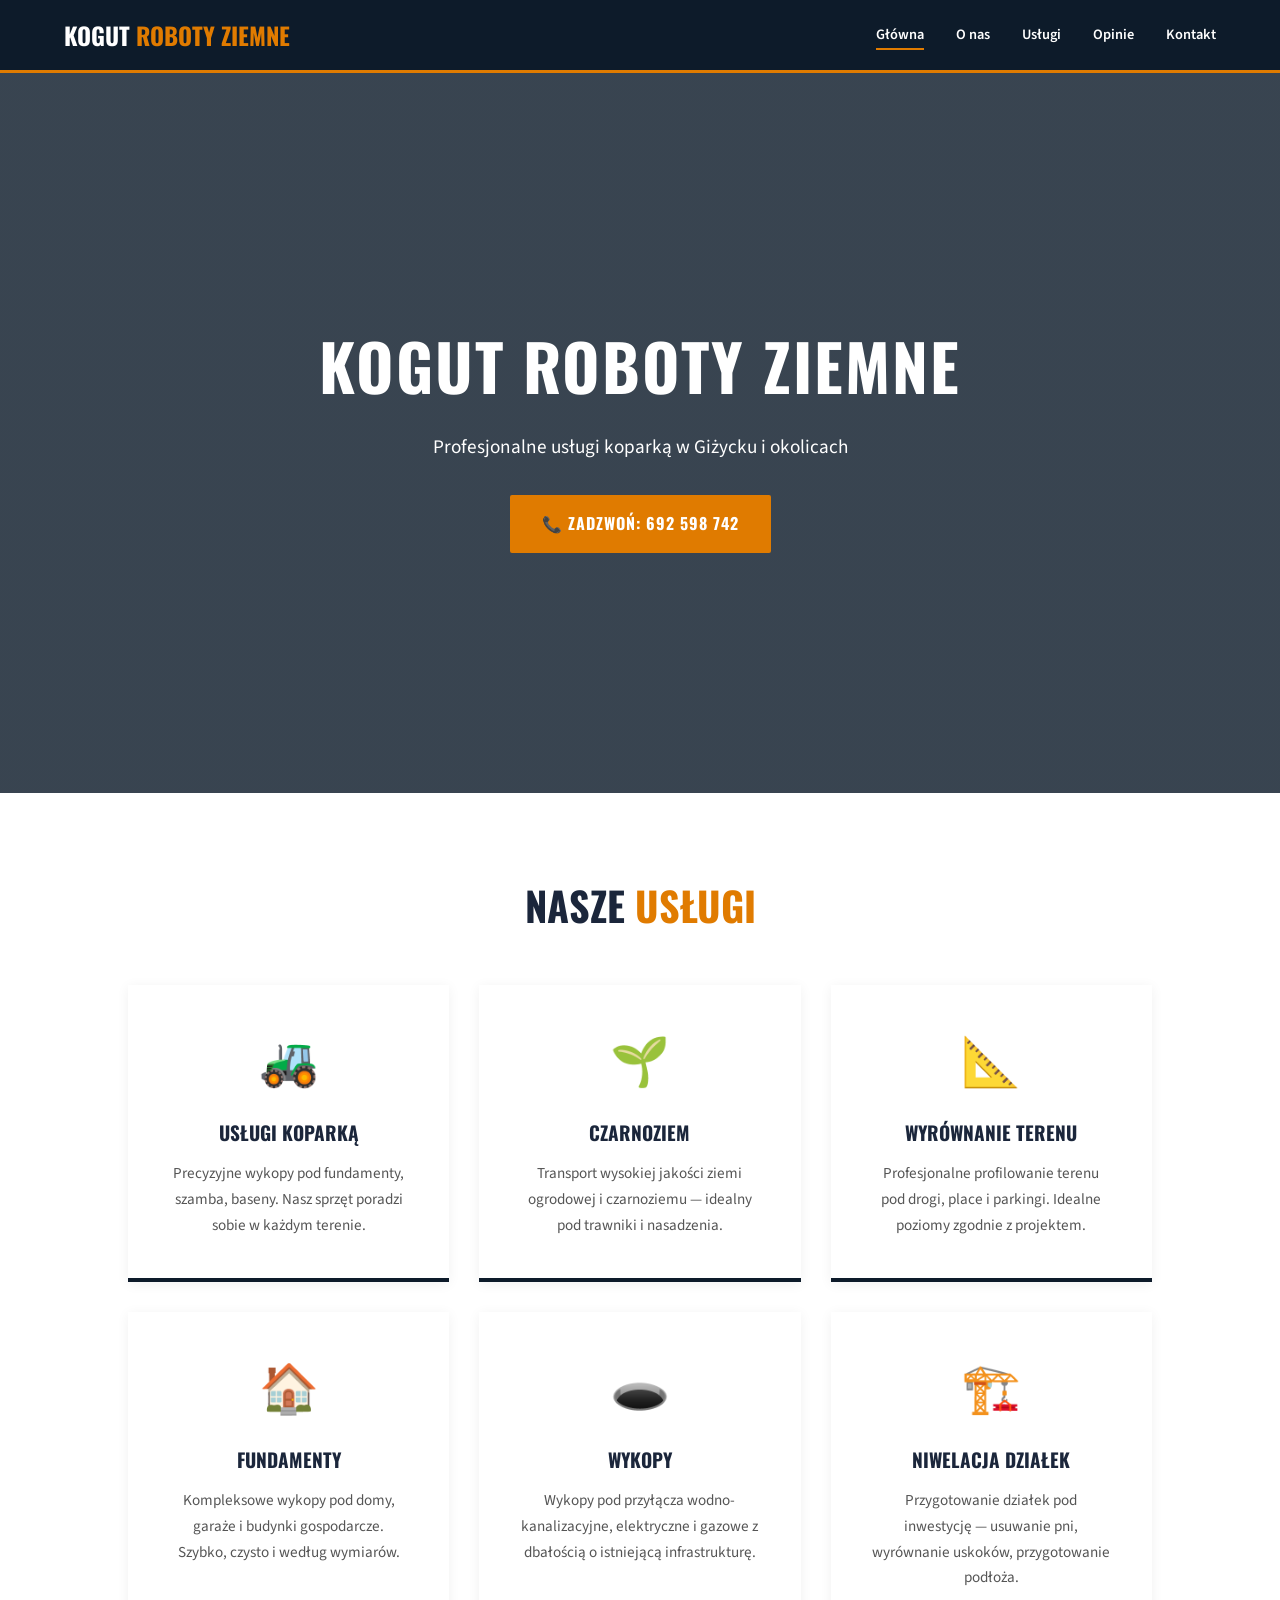
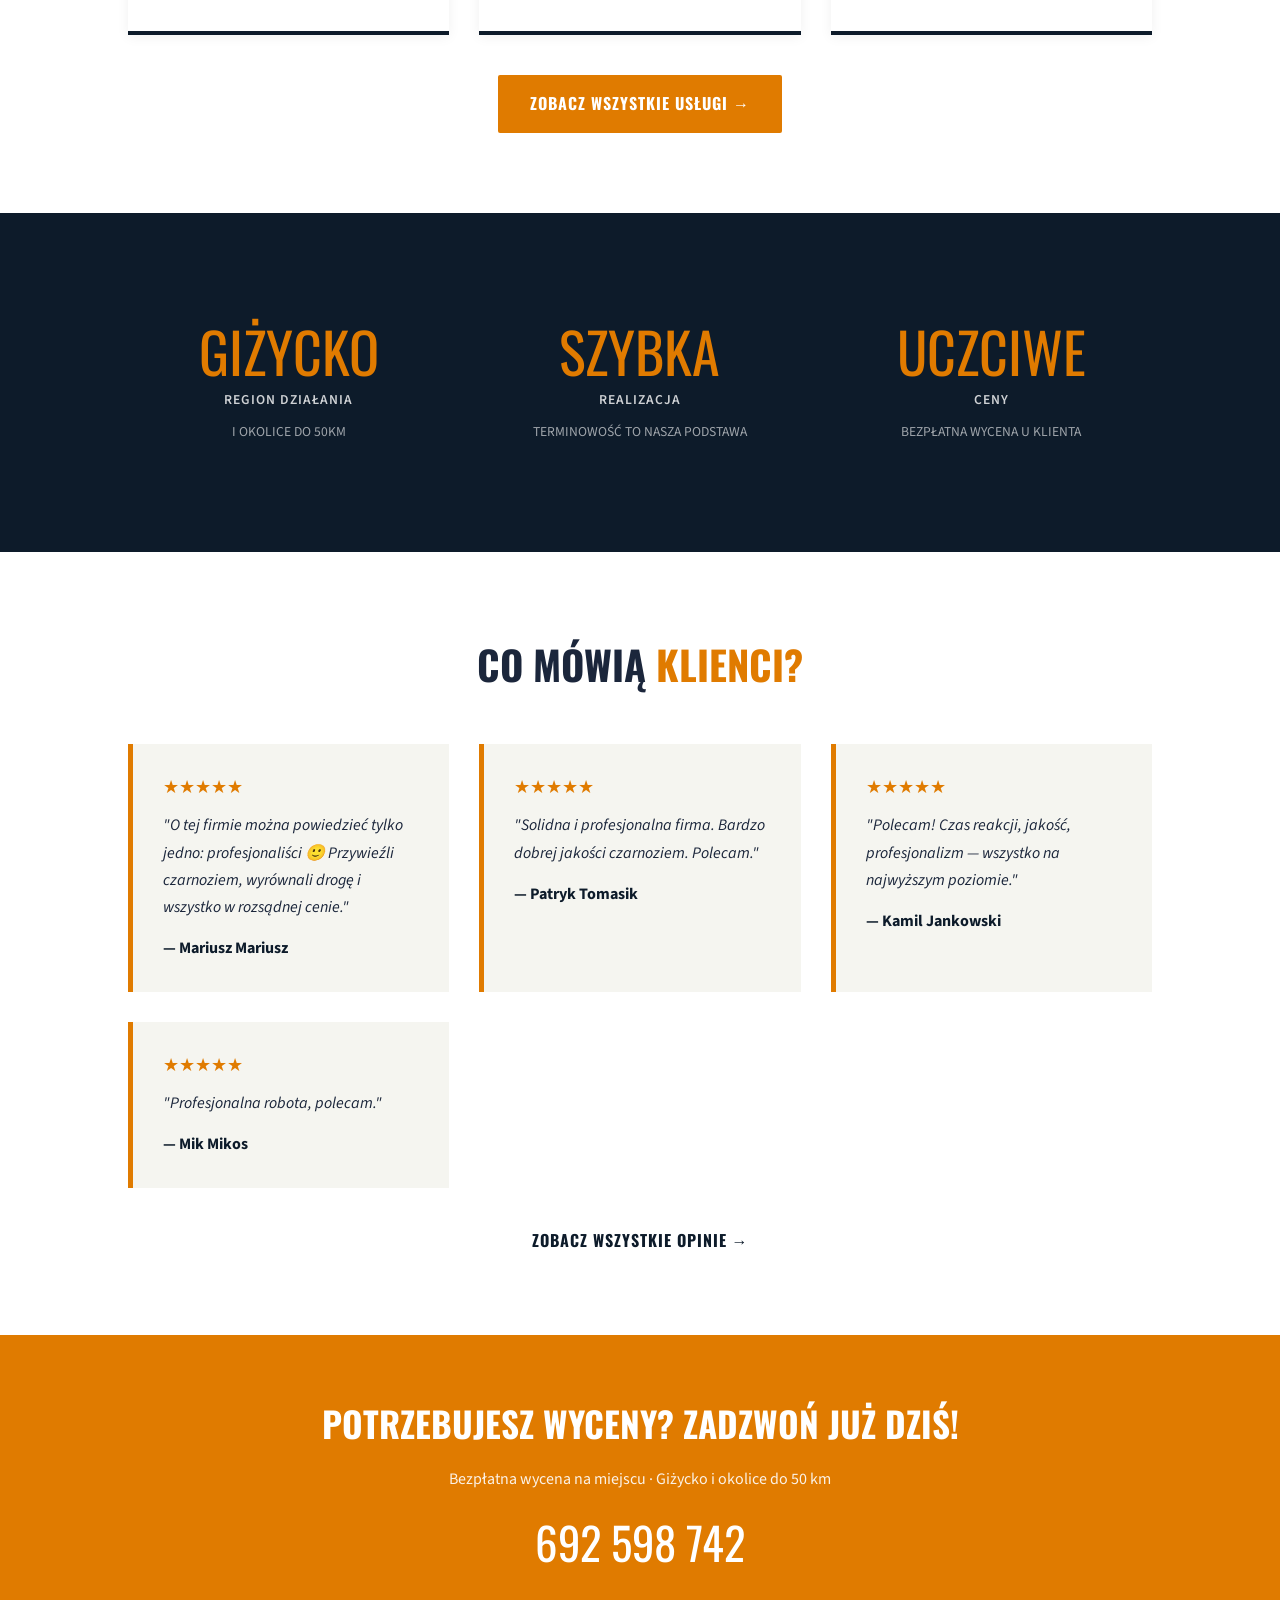
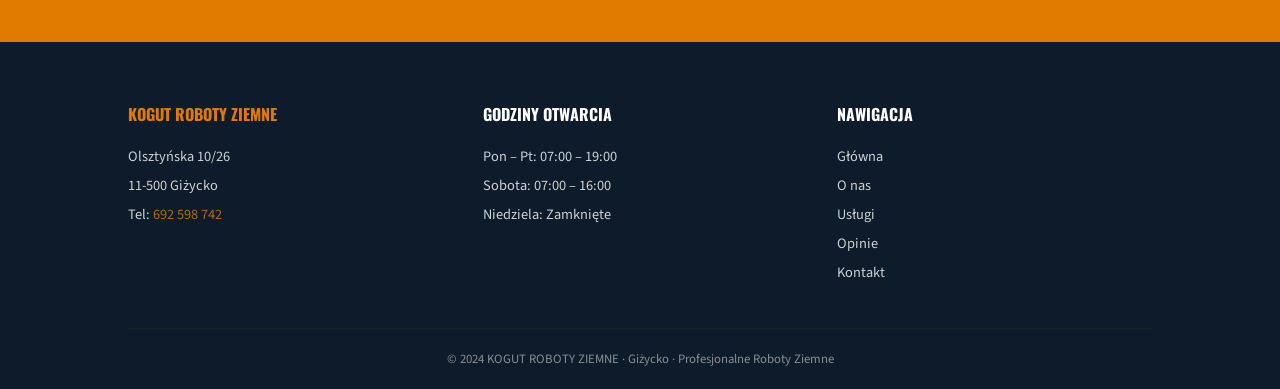
<file: index.html>
<!DOCTYPE html>
<html lang="pl">
<head>
    <meta charset="UTF-8">
    <meta name="viewport" content="width=device-width, initial-scale=1.0">
    <title>KOGUT ROBOTY ZIEMNE | Giżycko - Wykopy, Fundamenty, Czarnoziem</title>
    <meta name="description" content="Profesjonalne usługi koparką w Giżycku i okolicach. Wykopy, fundamenty, czarnoziem, wyrównanie terenu. Zadzwoń: 692 598 742">
    <link rel="preconnect" href="https://fonts.googleapis.com">
    <link href="https://fonts.googleapis.com/css2?family=Oswald:wght@500;700&family=Source+Sans+3:wght@400;600&display=swap" rel="stylesheet">
    <link rel="stylesheet" href="style.css">
</head>
<body>

<nav>
    <a href="index.html" class="nav-logo">KOGUT <span>ROBOTY ZIEMNE</span></a>
    <button class="menu-toggle" aria-label="Menu">☰</button>
    <ul class="nav-links">
        <li><a href="index.html" class="active">Główna</a></li>
        <li><a href="o-nas.html">O nas</a></li>
        <li><a href="uslugi.html">Usługi</a></li>
        <li><a href="opinie.html">Opinie</a></li>
        <li><a href="kontakt.html">Kontakt</a></li>
    </ul>
</nav>

<header class="hero">
    <h1 class="reveal">KOGUT ROBOTY ZIEMNE</h1>
    <p class="reveal">Profesjonalne usługi koparką w Giżycku i okolicach</p>
    <a href="tel:692598742" class="btn-orange reveal">📞 ZADZWOŃ: 692 598 742</a>
</header>

<section class="reveal">
    <h2 class="section-title">Nasze <span>Usługi</span></h2>
    <div class="grid">
        <div class="card reveal">
            <span class="card-icon">🚜</span>
            <h3>Usługi Koparką</h3>
            <p>Precyzyjne wykopy pod fundamenty, szamba, baseny. Nasz sprzęt poradzi sobie w każdym terenie.</p>
        </div>
        <div class="card reveal">
            <span class="card-icon">🌱</span>
            <h3>Czarnoziem</h3>
            <p>Transport wysokiej jakości ziemi ogrodowej i czarnoziemu — idealny pod trawniki i nasadzenia.</p>
        </div>
        <div class="card reveal">
            <span class="card-icon">📐</span>
            <h3>Wyrównanie Terenu</h3>
            <p>Profesjonalne profilowanie terenu pod drogi, place i parkingi. Idealne poziomy zgodnie z projektem.</p>
        </div>
        <div class="card reveal">
            <span class="card-icon">🏠</span>
            <h3>Fundamenty</h3>
            <p>Kompleksowe wykopy pod domy, garaże i budynki gospodarcze. Szybko, czysto i według wymiarów.</p>
        </div>
        <div class="card reveal">
            <span class="card-icon">🕳️</span>
            <h3>Wykopy</h3>
            <p>Wykopy pod przyłącza wodno-kanalizacyjne, elektryczne i gazowe z dbałością o istniejącą infrastrukturę.</p>
        </div>
        <div class="card reveal">
            <span class="card-icon">🏗️</span>
            <h3>Niwelacja Działek</h3>
            <p>Przygotowanie działek pod inwestycję — usuwanie pni, wyrównanie uskoków, przygotowanie podłoża.</p>
        </div>
    </div>
    <div style="text-align:center; margin-top: 40px;">
        <a href="uslugi.html" class="btn-orange">Zobacz wszystkie usługi →</a>
    </div>
</section>

<section class="bg-navy reveal">
    <div class="grid">
        <div class="stat-box reveal">
            <span class="stat-number">GIŻYCKO</span>
            <span class="stat-text">Region działania</span>
            <p style="margin-top:8px; opacity: 0.6; font-size: 0.85rem;">I OKOLICE DO 50KM</p>
        </div>
        <div class="stat-box reveal">
            <span class="stat-number">SZYBKA</span>
            <span class="stat-text">Realizacja</span>
            <p style="margin-top:8px; opacity: 0.6; font-size: 0.85rem;">TERMINOWOŚĆ TO NASZA PODSTAWA</p>
        </div>
        <div class="stat-box reveal">
            <span class="stat-number">UCZCIWE</span>
            <span class="stat-text">Ceny</span>
            <p style="margin-top:8px; opacity: 0.6; font-size: 0.85rem;">BEZPŁATNA WYCENA U KLIENTA</p>
        </div>
    </div>
</section>

<section class="reveal">
    <h2 class="section-title">Co mówią <span>Klienci?</span></h2>
    <div class="grid">
        <div class="review-card reveal">
            <div class="stars">★★★★★</div>
            <p>"O tej firmie można powiedzieć tylko jedno: profesjonaliści 🙂 Przywieźli czarnoziem, wyrównali drogę i wszystko w rozsądnej cenie."</p>
            <strong>— Mariusz Mariusz</strong>
        </div>
        <div class="review-card reveal">
            <div class="stars">★★★★★</div>
            <p>"Solidna i profesjonalna firma. Bardzo dobrej jakości czarnoziem. Polecam."</p>
            <strong>— Patryk Tomasik</strong>
        </div>
        <div class="review-card reveal">
            <div class="stars">★★★★★</div>
            <p>"Polecam! Czas reakcji, jakość, profesjonalizm — wszystko na najwyższym poziomie."</p>
            <strong>— Kamil Jankowski</strong>
        </div>
        <div class="review-card reveal">
            <div class="stars">★★★★★</div>
            <p>"Profesjonalna robota, polecam."</p>
            <strong>— Mik Mikos</strong>
        </div>
    </div>
    <div style="text-align: center; margin-top: 40px;">
        <a href="opinie.html" style="color: var(--navy); font-weight: bold; text-decoration: none; font-family: Oswald; letter-spacing: 1px; text-transform: uppercase;">Zobacz wszystkie opinie →</a>
    </div>
</section>

<div class="cta-strip reveal">
    <h2>Potrzebujesz Wyceny? Zadzwoń Już Dziś!</h2>
    <p style="margin-bottom: 15px; opacity: 0.9;">Bezpłatna wycena na miejscu · Giżycko i okolice do 50 km</p>
    <a href="tel:692598742" class="cta-phone">692 598 742</a>
</div>

<footer>
    <div class="footer-grid">
        <div>
            <h3 style="color: var(--orange);">KOGUT ROBOTY ZIEMNE</h3>
            <p>Olsztyńska 10/26<br>11-500 Giżycko</p>
            <p>Tel: <a href="tel:692598742" style="color: var(--orange); text-decoration: none;">692 598 742</a></p>
        </div>
        <div>
            <h3>GODZINY OTWARCIA</h3>
            <p>Pon – Pt: 07:00 – 19:00<br>Sobota: 07:00 – 16:00<br>Niedziela: Zamknięte</p>
        </div>
        <div>
            <h3>NAWIGACJA</h3>
            <p>
                <a href="index.html" style="color: white; text-decoration: none; display: block;">Główna</a>
                <a href="o-nas.html" style="color: white; text-decoration: none; display: block;">O nas</a>
                <a href="uslugi.html" style="color: white; text-decoration: none; display: block;">Usługi</a>
                <a href="opinie.html" style="color: white; text-decoration: none; display: block;">Opinie</a>
                <a href="kontakt.html" style="color: white; text-decoration: none; display: block;">Kontakt</a>
            </p>
        </div>
    </div>
    <div class="footer-bottom">
        &copy; 2024 KOGUT ROBOTY ZIEMNE · Giżycko · Profesjonalne Roboty Ziemne
    </div>
</footer>

<script src="main.js"></script>
</body>
</html>
</file>
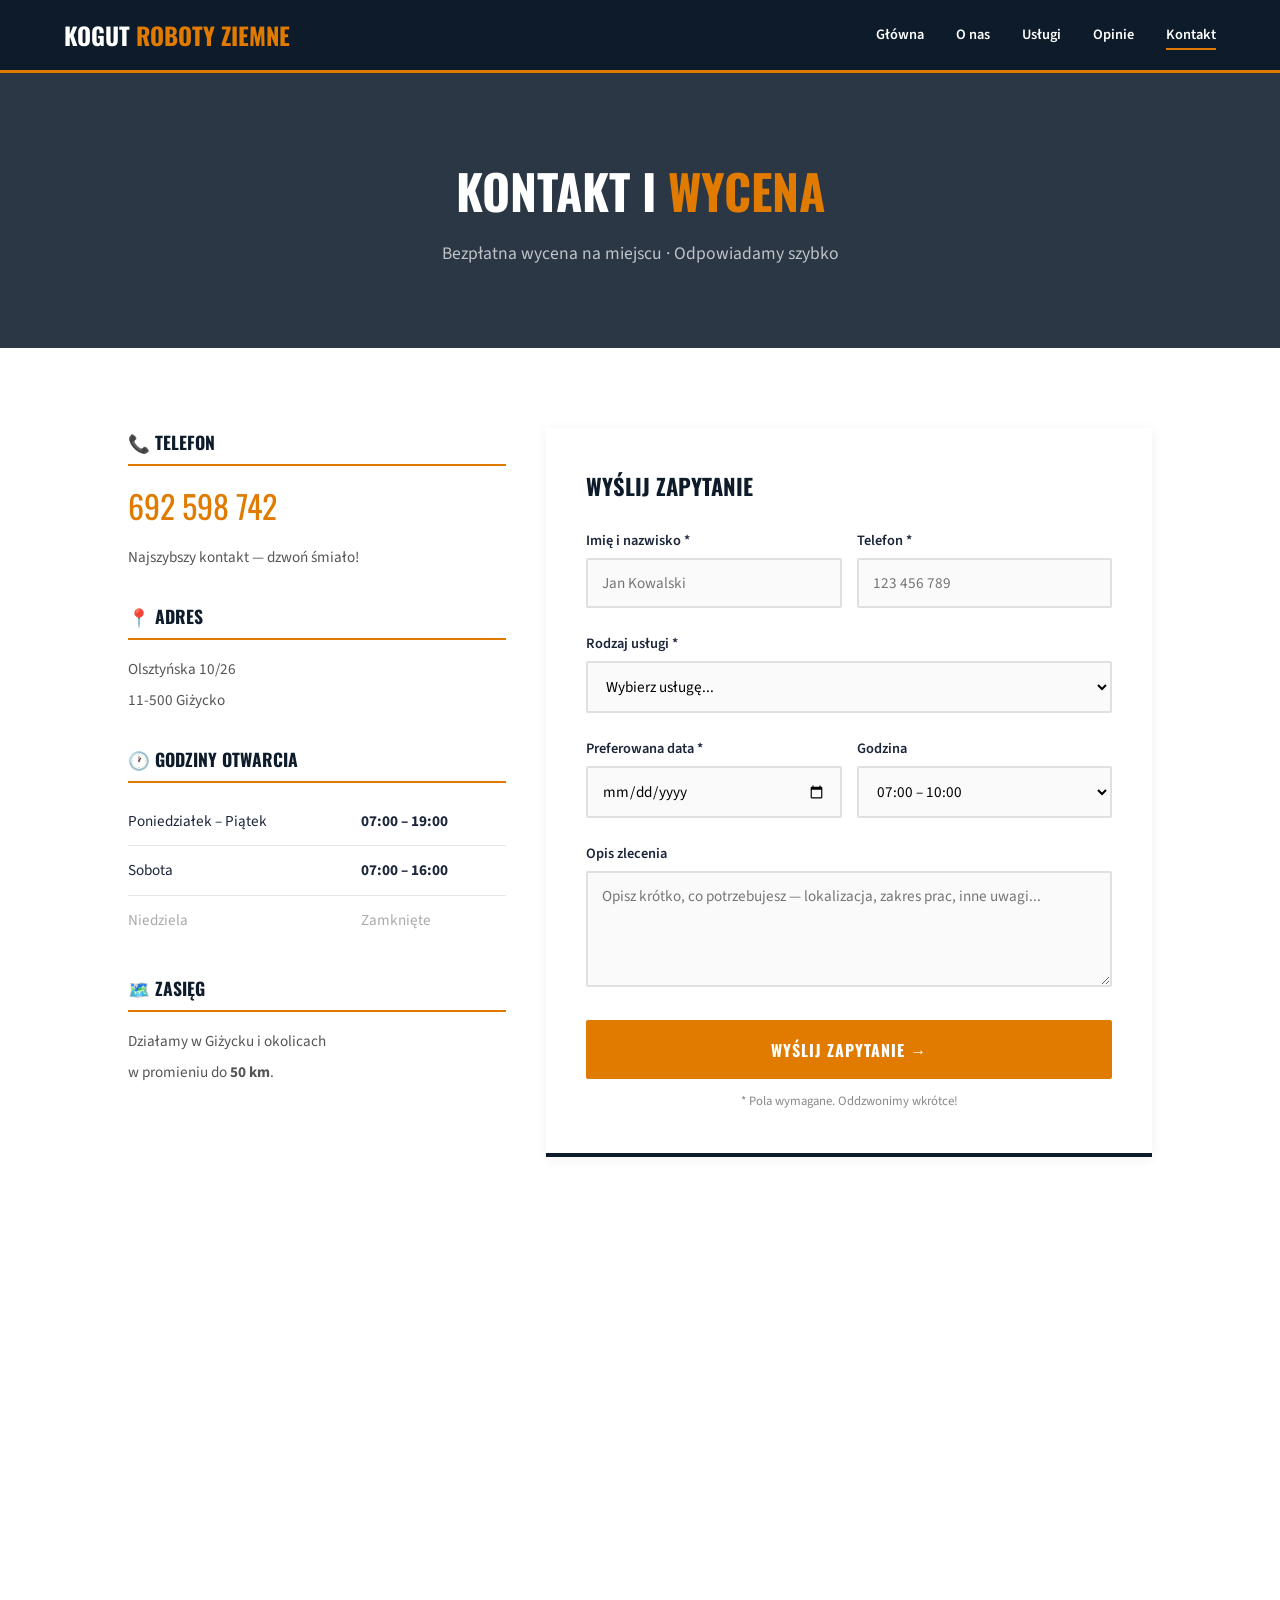
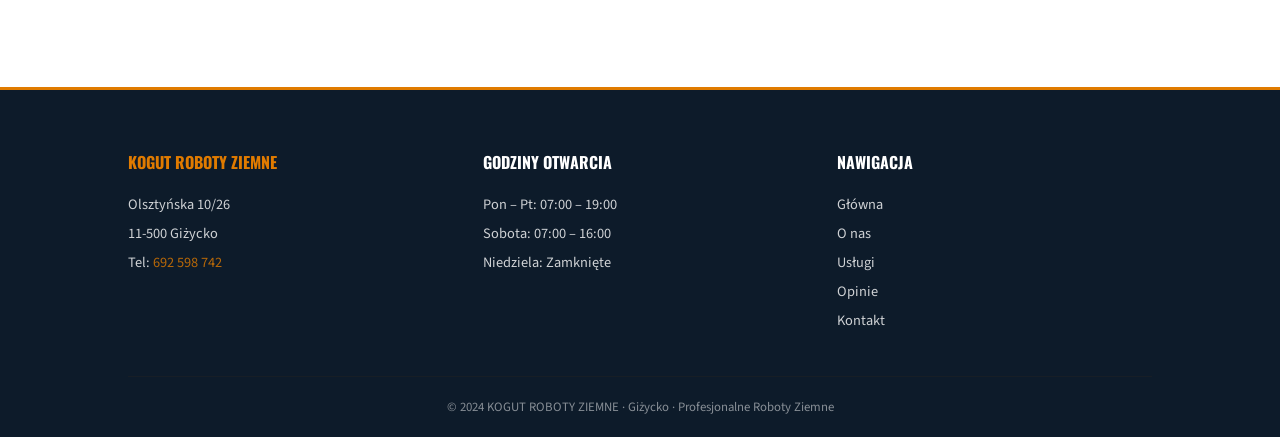
<file: kontakt.html>
<!DOCTYPE html>
<html lang="pl">
<head>
    <meta charset="UTF-8">
    <meta name="viewport" content="width=device-width, initial-scale=1.0">
    <title>Kontakt i Wycena | KOGUT ROBOTY ZIEMNE Giżycko</title>
    <meta name="description" content="Skontaktuj się z Kogut Roboty Ziemne w Giżycku. Bezpłatna wycena. Tel: 692 598 742. Olsztyńska 10/26, 11-500 Giżycko.">
    <link rel="preconnect" href="https://fonts.googleapis.com">
    <link href="https://fonts.googleapis.com/css2?family=Oswald:wght@500;700&family=Source+Sans+3:wght@400;600&display=swap" rel="stylesheet">
    <link rel="stylesheet" href="style.css">
    <style>
        .contact-grid {
            display: grid;
            grid-template-columns: 1fr 1.6fr;
            gap: 40px;
            align-items: start;
        }
        .contact-info-block {
            margin-bottom: 30px;
        }
        .contact-info-block h3 {
            font-size: 1.1rem;
            margin-bottom: 14px;
            color: var(--navy);
            padding-bottom: 8px;
            border-bottom: 2px solid var(--orange);
        }
        .contact-info-block p {
            font-size: 0.95rem;
            line-height: 2;
            color: #555;
        }
        .contact-phone-big {
            display: block;
            font-family: 'Oswald', sans-serif;
            font-size: 2rem;
            color: var(--orange);
            text-decoration: none;
            margin: 10px 0;
            transition: var(--transition);
        }
        .contact-phone-big:hover { opacity: 0.8; }

        @media (max-width: 768px) {
            .contact-grid { grid-template-columns: 1fr; }
        }
    </style>
</head>
<body>

<nav>
    <a href="index.html" class="nav-logo">KOGUT <span>ROBOTY ZIEMNE</span></a>
    <button class="menu-toggle" aria-label="Menu">☰</button>
    <ul class="nav-links">
        <li><a href="index.html">Główna</a></li>
        <li><a href="o-nas.html">O nas</a></li>
        <li><a href="uslugi.html">Usługi</a></li>
        <li><a href="opinie.html">Opinie</a></li>
        <li><a href="kontakt.html" class="active">Kontakt</a></li>
    </ul>
</nav>

<div class="page-header reveal">
    <h1>Kontakt i <span style="color: var(--orange);">Wycena</span></h1>
    <p>Bezpłatna wycena na miejscu · Odpowiadamy szybko</p>
</div>

<section class="reveal">
    <div class="contact-grid">
        <!-- LEFT: Contact Info -->
        <div>
            <div class="contact-info-block">
                <h3>📞 Telefon</h3>
                <a href="tel:692598742" class="contact-phone-big">692 598 742</a>
                <p>Najszybszy kontakt — dzwoń śmiało!</p>
            </div>

            <div class="contact-info-block">
                <h3>📍 Adres</h3>
                <p>Olsztyńska 10/26<br>11-500 Giżycko</p>
            </div>

            <div class="contact-info-block">
                <h3>🕐 Godziny Otwarcia</h3>
                <table class="hours-table">
                    <tr>
                        <td>Poniedziałek – Piątek</td>
                        <td><strong>07:00 – 19:00</strong></td>
                    </tr>
                    <tr>
                        <td>Sobota</td>
                        <td><strong>07:00 – 16:00</strong></td>
                    </tr>
                    <tr>
                        <td>Niedziela</td>
                        <td>Zamknięte</td>
                    </tr>
                </table>
            </div>

            <div class="contact-info-block">
                <h3>🗺️ Zasięg</h3>
                <p>Działamy w Giżycku i okolicach<br>w promieniu do <strong>50 km</strong>.</p>
            </div>
        </div>

        <!-- RIGHT: Form -->
        <form id="bookingForm" class="card" style="text-align: left;">
            <h3 style="margin-bottom: 25px; font-size: 1.4rem; color: var(--navy);">Wyślij Zapytanie</h3>

            <div class="grid" style="grid-template-columns: 1fr 1fr; gap: 15px;">
                <div class="form-group">
                    <label for="name">Imię i nazwisko *</label>
                    <input type="text" id="name" placeholder="Jan Kowalski" required>
                </div>
                <div class="form-group">
                    <label for="phone">Telefon *</label>
                    <input type="tel" id="phone" placeholder="123 456 789" required>
                </div>
            </div>

            <div class="form-group">
                <label for="service">Rodzaj usługi *</label>
                <select id="service" required>
                    <option value="">Wybierz usługę...</option>
                    <option>Usługi koparką</option>
                    <option>Dostawa czarnoziemu</option>
                    <option>Wyrównanie terenu</option>
                    <option>Kopanie fundamentów</option>
                    <option>Wykopy pod instalacje</option>
                    <option>Niwelacja działek</option>
                    <option>Inne</option>
                </select>
            </div>

            <div class="grid" style="grid-template-columns: 1fr 1fr; gap: 15px;">
                <div class="form-group">
                    <label for="date">Preferowana data *</label>
                    <input type="date" id="date" required>
                </div>
                <div class="form-group">
                    <label for="time">Godzina</label>
                    <select id="time">
                        <option>07:00 – 10:00</option>
                        <option>10:00 – 13:00</option>
                        <option>13:00 – 16:00</option>
                        <option>16:00 – 19:00 (tylko Pon–Pt)</option>
                    </select>
                </div>
            </div>

            <div class="form-group">
                <label for="desc">Opis zlecenia</label>
                <textarea id="desc" rows="4" placeholder="Opisz krótko, co potrzebujesz — lokalizacja, zakres prac, inne uwagi..."></textarea>
            </div>

            <button type="submit" class="btn-orange" style="width: 100%; border: none; cursor: pointer; font-size: 1rem; padding: 1.1rem;">
                WYŚLIJ ZAPYTANIE →
            </button>
            <p style="font-size: 0.8rem; color: #888; margin-top: 12px; text-align: center;">* Pola wymagane. Oddzwonimy wkrótce!</p>
        </form>
    </div>

    <!-- MAP -->
    <div class="map-container reveal">
        <iframe 
            src="https://www.google.com/maps/embed?pb=!1m18!1m12!1m3!1d2360.2547144883196!2d21.7589!3d54.0384!2m3!1f0!2f0!3f0!3m2!1i1024!2i768!4f13.1!3m3!1m2!1s0x46e190a6e3e50555%3A0x67585a73e6704d80!2sOlszty%C5%84ska%2010%2C%2011-500%20Gi%C5%BCycko!5e0!3m2!1spl!2spl!4v1690000000000!5m2!1spl!2spl"
            allowfullscreen="" 
            loading="lazy" 
            referrerpolicy="no-referrer-when-downgrade"
            title="Lokalizacja KOGUT ROBOTY ZIEMNE Giżycko">
        </iframe>
    </div>
</section>

<footer>
    <div class="footer-grid">
        <div>
            <h3 style="color: var(--orange);">KOGUT ROBOTY ZIEMNE</h3>
            <p>Olsztyńska 10/26<br>11-500 Giżycko</p>
            <p>Tel: <a href="tel:692598742" style="color: var(--orange); text-decoration: none;">692 598 742</a></p>
        </div>
        <div>
            <h3>GODZINY OTWARCIA</h3>
            <p>Pon – Pt: 07:00 – 19:00<br>Sobota: 07:00 – 16:00<br>Niedziela: Zamknięte</p>
        </div>
        <div>
            <h3>NAWIGACJA</h3>
            <p>
                <a href="index.html" style="color: white; text-decoration: none; display: block;">Główna</a>
                <a href="o-nas.html" style="color: white; text-decoration: none; display: block;">O nas</a>
                <a href="uslugi.html" style="color: white; text-decoration: none; display: block;">Usługi</a>
                <a href="opinie.html" style="color: white; text-decoration: none; display: block;">Opinie</a>
                <a href="kontakt.html" style="color: white; text-decoration: none; display: block;">Kontakt</a>
            </p>
        </div>
    </div>
    <div class="footer-bottom">
        &copy; 2024 KOGUT ROBOTY ZIEMNE · Giżycko · Profesjonalne Roboty Ziemne
    </div>
</footer>

<script src="main.js"></script>
</body>
</html>
</file>
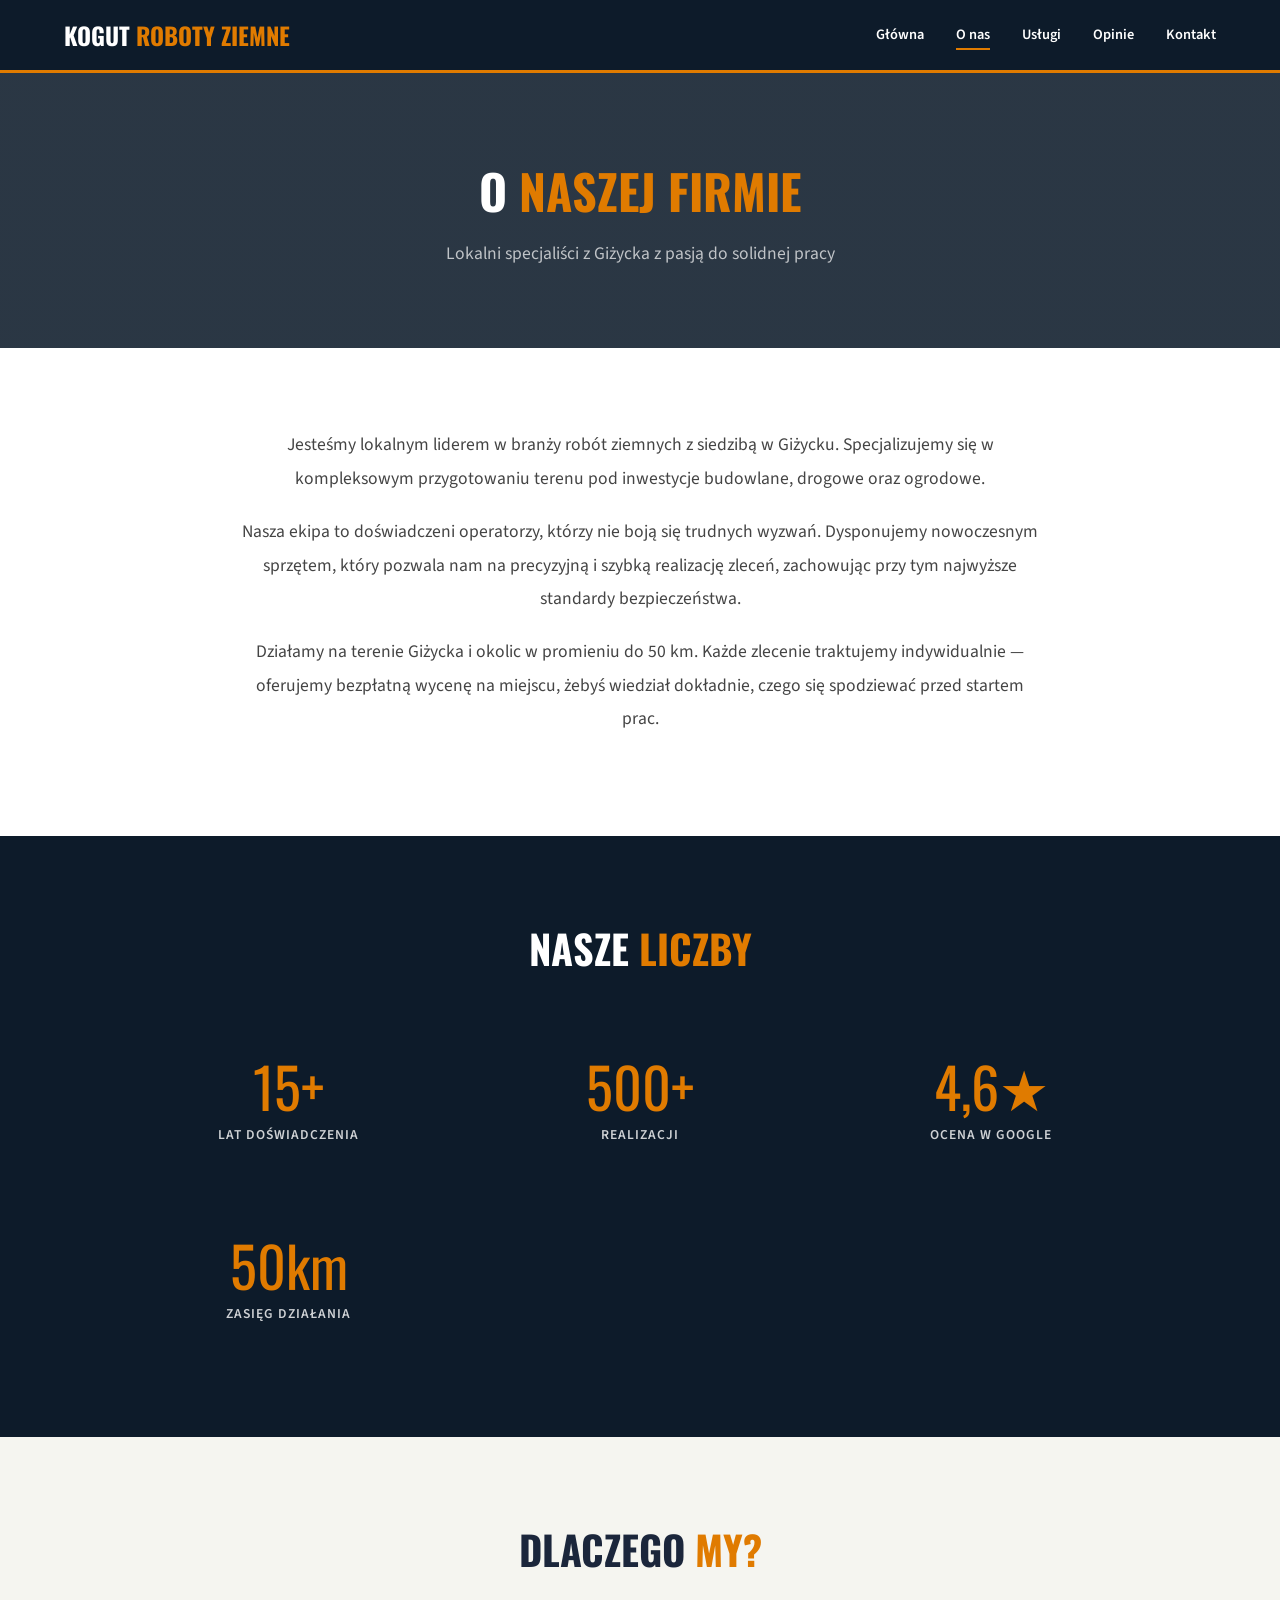
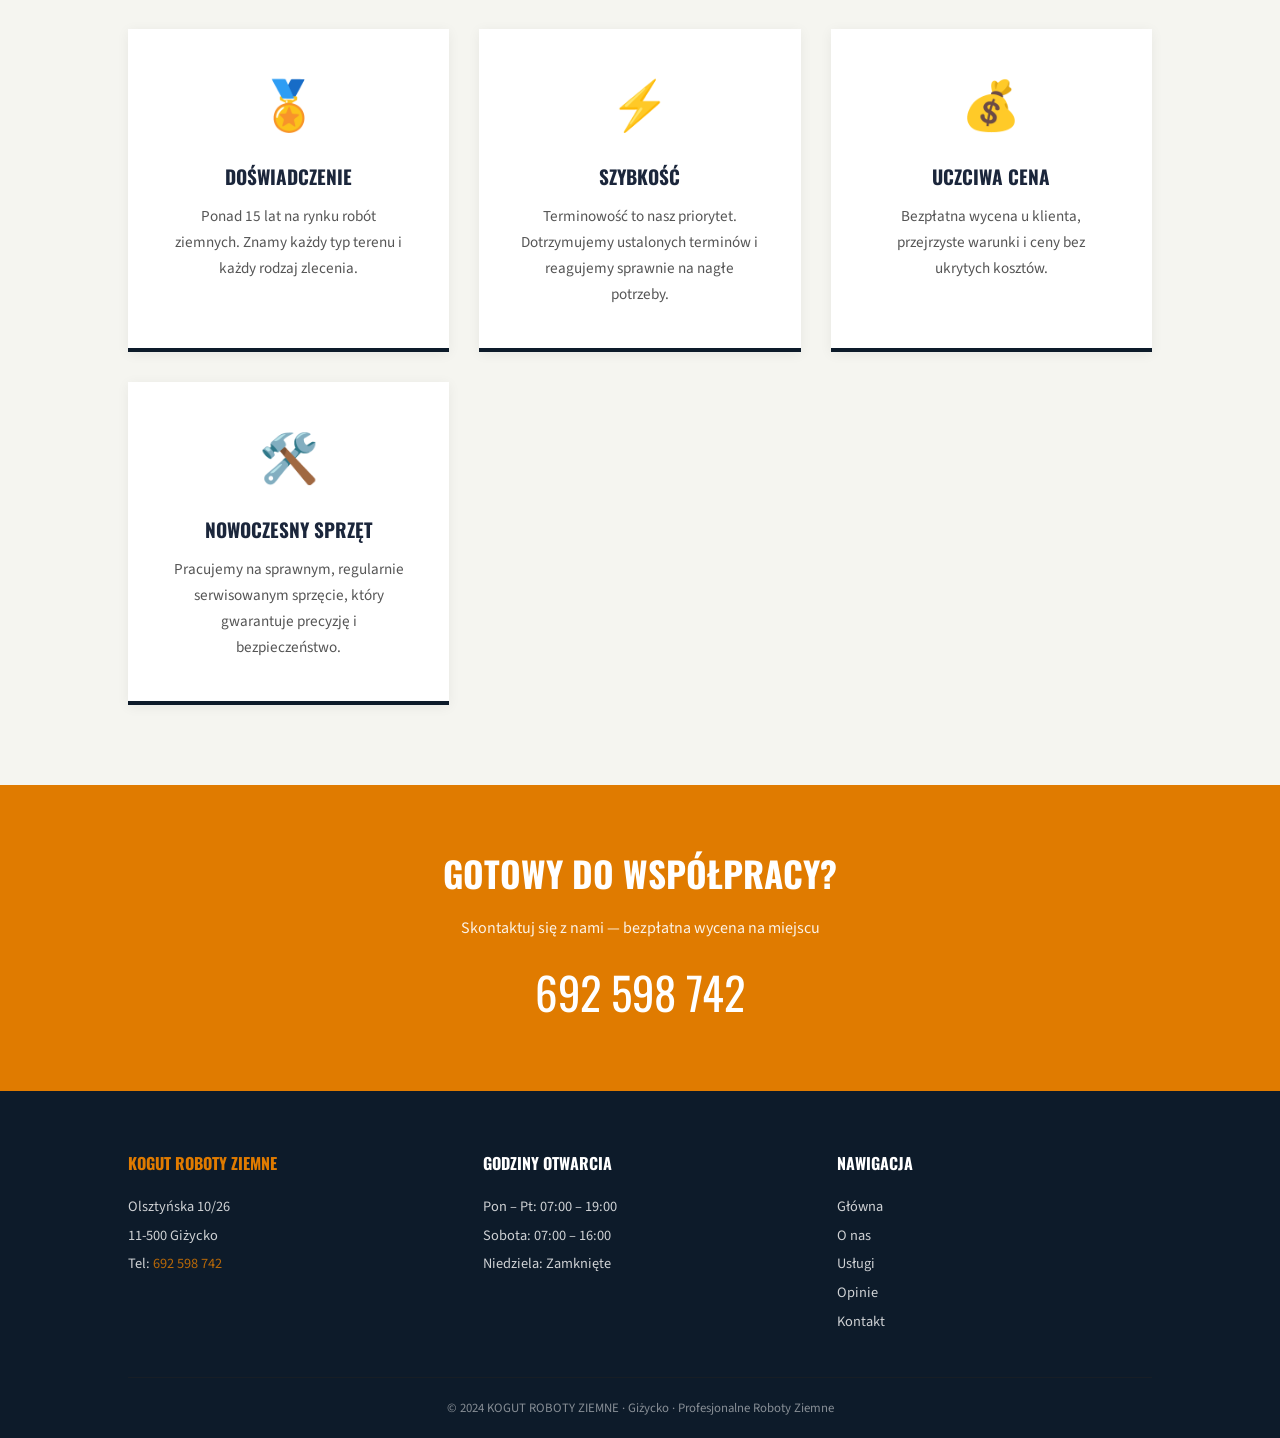
<file: o-nas.html>
<!DOCTYPE html>
<html lang="pl">
<head>
    <meta charset="UTF-8">
    <meta name="viewport" content="width=device-width, initial-scale=1.0">
    <title>O Nas | KOGUT ROBOTY ZIEMNE Giżycko</title>
    <meta name="description" content="Poznaj firmę Kogut Roboty Ziemne — lokalnego lidera w branży robót ziemnych w Giżycku. 15+ lat doświadczenia, 500+ realizacji.">
    <link rel="preconnect" href="https://fonts.googleapis.com">
    <link href="https://fonts.googleapis.com/css2?family=Oswald:wght@500;700&family=Source+Sans+3:wght@400;600&display=swap" rel="stylesheet">
    <link rel="stylesheet" href="style.css">
</head>
<body>

<nav>
    <a href="index.html" class="nav-logo">KOGUT <span>ROBOTY ZIEMNE</span></a>
    <button class="menu-toggle" aria-label="Menu">☰</button>
    <ul class="nav-links">
        <li><a href="index.html">Główna</a></li>
        <li><a href="o-nas.html" class="active">O nas</a></li>
        <li><a href="uslugi.html">Usługi</a></li>
        <li><a href="opinie.html">Opinie</a></li>
        <li><a href="kontakt.html">Kontakt</a></li>
    </ul>
</nav>

<div class="page-header reveal">
    <h1>O <span style="color: var(--orange);">Naszej Firmie</span></h1>
    <p>Lokalni specjaliści z Giżycka z pasją do solidnej pracy</p>
</div>

<section class="reveal">
    <div class="about-text">
        <p>Jesteśmy lokalnym liderem w branży robót ziemnych z siedzibą w Giżycku. Specjalizujemy się w kompleksowym przygotowaniu terenu pod inwestycje budowlane, drogowe oraz ogrodowe.</p>
        <p>Nasza ekipa to doświadczeni operatorzy, którzy nie boją się trudnych wyzwań. Dysponujemy nowoczesnym sprzętem, który pozwala nam na precyzyjną i szybką realizację zleceń, zachowując przy tym najwyższe standardy bezpieczeństwa.</p>
        <p>Działamy na terenie Giżycka i okolic w promieniu do 50 km. Każde zlecenie traktujemy indywidualnie — oferujemy bezpłatną wycenę na miejscu, żebyś wiedział dokładnie, czego się spodziewać przed startem prac.</p>
    </div>
</section>

<section class="bg-navy reveal">
    <h2 class="section-title" style="color:white;">Nasze <span>Liczby</span></h2>
    <div class="grid">
        <div class="stat-box reveal">
            <span class="stat-number">15+</span>
            <span class="stat-text">Lat Doświadczenia</span>
        </div>
        <div class="stat-box reveal">
            <span class="stat-number">500+</span>
            <span class="stat-text">Realizacji</span>
        </div>
        <div class="stat-box reveal">
            <span class="stat-number">4,6★</span>
            <span class="stat-text">Ocena w Google</span>
        </div>
        <div class="stat-box reveal">
            <span class="stat-number">50km</span>
            <span class="stat-text">Zasięg Działania</span>
        </div>
    </div>
</section>

<section class="bg-off-white reveal">
    <h2 class="section-title">Dlaczego <span>My?</span></h2>
    <div class="grid">
        <div class="card reveal">
            <span class="card-icon">🏅</span>
            <h3>Doświadczenie</h3>
            <p>Ponad 15 lat na rynku robót ziemnych. Znamy każdy typ terenu i każdy rodzaj zlecenia.</p>
        </div>
        <div class="card reveal">
            <span class="card-icon">⚡</span>
            <h3>Szybkość</h3>
            <p>Terminowość to nasz priorytet. Dotrzymujemy ustalonych terminów i reagujemy sprawnie na nagłe potrzeby.</p>
        </div>
        <div class="card reveal">
            <span class="card-icon">💰</span>
            <h3>Uczciwa Cena</h3>
            <p>Bezpłatna wycena u klienta, przejrzyste warunki i ceny bez ukrytych kosztów.</p>
        </div>
        <div class="card reveal">
            <span class="card-icon">🛠️</span>
            <h3>Nowoczesny Sprzęt</h3>
            <p>Pracujemy na sprawnym, regularnie serwisowanym sprzęcie, który gwarantuje precyzję i bezpieczeństwo.</p>
        </div>
    </div>
</section>

<div class="cta-strip reveal">
    <h2>Gotowy Do Współpracy?</h2>
    <p style="margin-bottom: 15px; opacity: 0.9;">Skontaktuj się z nami — bezpłatna wycena na miejscu</p>
    <a href="tel:692598742" class="cta-phone">692 598 742</a>
</div>

<footer>
    <div class="footer-grid">
        <div>
            <h3 style="color: var(--orange);">KOGUT ROBOTY ZIEMNE</h3>
            <p>Olsztyńska 10/26<br>11-500 Giżycko</p>
            <p>Tel: <a href="tel:692598742" style="color: var(--orange); text-decoration: none;">692 598 742</a></p>
        </div>
        <div>
            <h3>GODZINY OTWARCIA</h3>
            <p>Pon – Pt: 07:00 – 19:00<br>Sobota: 07:00 – 16:00<br>Niedziela: Zamknięte</p>
        </div>
        <div>
            <h3>NAWIGACJA</h3>
            <p>
                <a href="index.html" style="color: white; text-decoration: none; display: block;">Główna</a>
                <a href="o-nas.html" style="color: white; text-decoration: none; display: block;">O nas</a>
                <a href="uslugi.html" style="color: white; text-decoration: none; display: block;">Usługi</a>
                <a href="opinie.html" style="color: white; text-decoration: none; display: block;">Opinie</a>
                <a href="kontakt.html" style="color: white; text-decoration: none; display: block;">Kontakt</a>
            </p>
        </div>
    </div>
    <div class="footer-bottom">
        &copy; 2024 KOGUT ROBOTY ZIEMNE · Giżycko · Profesjonalne Roboty Ziemne
    </div>
</footer>

<script src="main.js"></script>
</body>
</html>
</file>
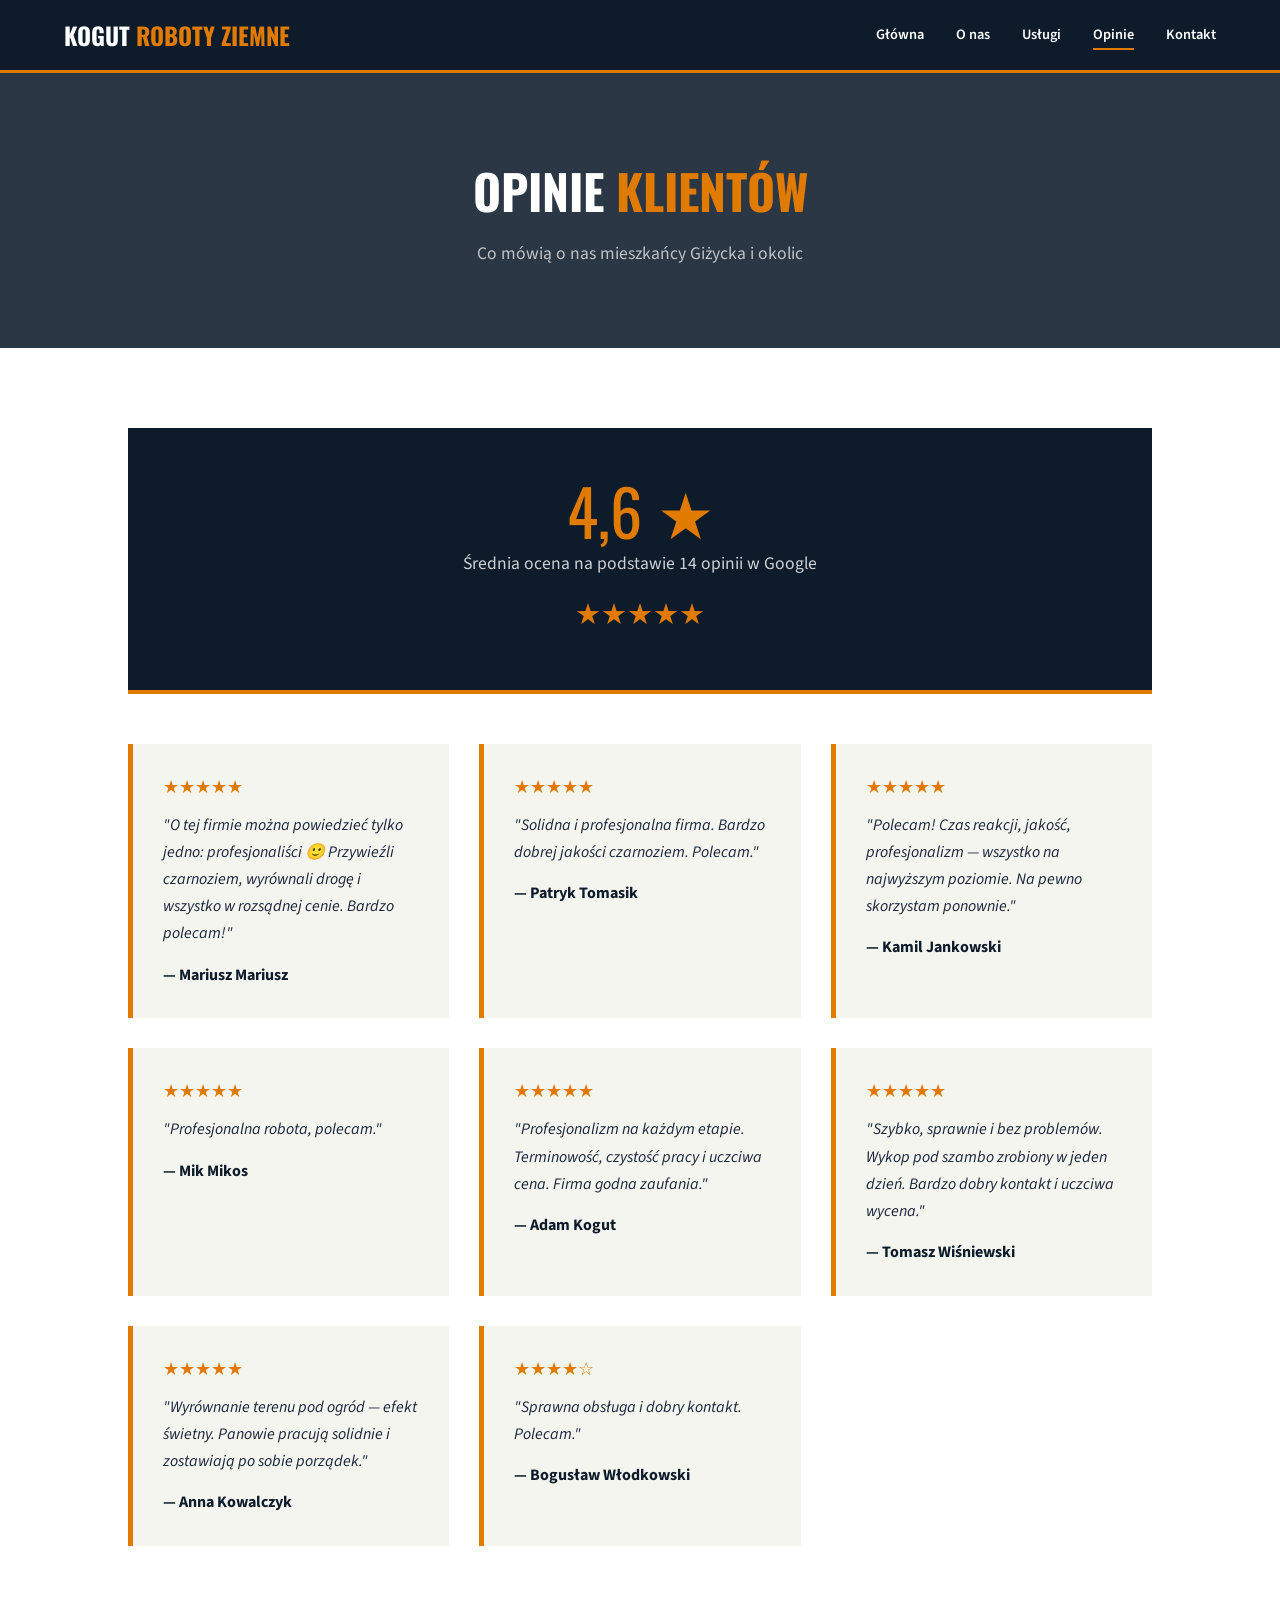
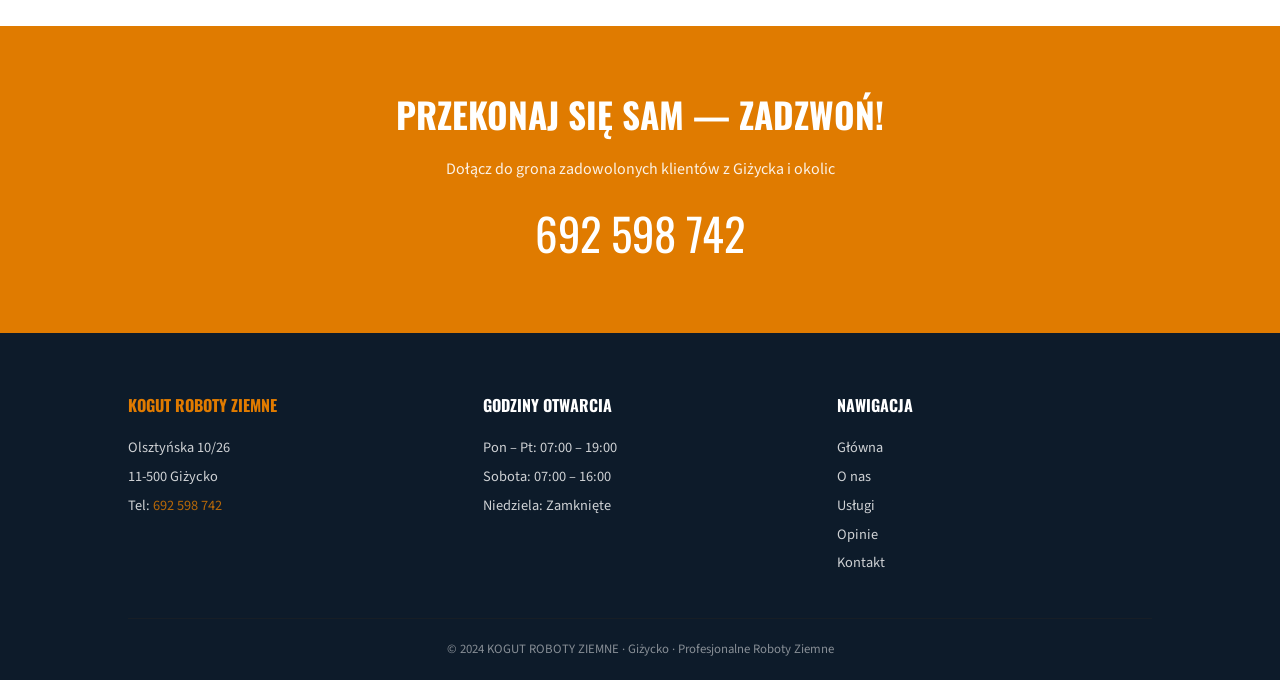
<file: opinie.html>
<!DOCTYPE html>
<html lang="pl">
<head>
    <meta charset="UTF-8">
    <meta name="viewport" content="width=device-width, initial-scale=1.0">
    <title>Opinie | KOGUT ROBOTY ZIEMNE Giżycko</title>
    <meta name="description" content="Opinie klientów o firmie Kogut Roboty Ziemne z Giżycka. Ocena 4,6/5 na podstawie 14 opinii w Google.">
    <link rel="preconnect" href="https://fonts.googleapis.com">
    <link href="https://fonts.googleapis.com/css2?family=Oswald:wght@500;700&family=Source+Sans+3:wght@400;600&display=swap" rel="stylesheet">
    <link rel="stylesheet" href="style.css">
</head>
<body>

<nav>
    <a href="index.html" class="nav-logo">KOGUT <span>ROBOTY ZIEMNE</span></a>
    <button class="menu-toggle" aria-label="Menu">☰</button>
    <ul class="nav-links">
        <li><a href="index.html">Główna</a></li>
        <li><a href="o-nas.html">O nas</a></li>
        <li><a href="uslugi.html">Usługi</a></li>
        <li><a href="opinie.html" class="active">Opinie</a></li>
        <li><a href="kontakt.html">Kontakt</a></li>
    </ul>
</nav>

<div class="page-header reveal">
    <h1>Opinie <span style="color: var(--orange);">Klientów</span></h1>
    <p>Co mówią o nas mieszkańcy Giżycka i okolic</p>
</div>

<section class="reveal">
    <div class="rating-box reveal">
        <div class="rating-big">4,6 ★</div>
        <p style="font-size: 1.1rem; opacity: 0.8;">Średnia ocena na podstawie 14 opinii w Google</p>
        <div style="margin-top: 15px; font-size: 1.8rem; color: var(--orange);">★★★★★</div>
    </div>

    <div class="grid">
        <div class="review-card reveal">
            <div class="stars">★★★★★</div>
            <p>"O tej firmie można powiedzieć tylko jedno: profesjonaliści 🙂 Przywieźli czarnoziem, wyrównali drogę i wszystko w rozsądnej cenie. Bardzo polecam!"</p>
            <strong>— Mariusz Mariusz</strong>
        </div>
        <div class="review-card reveal">
            <div class="stars">★★★★★</div>
            <p>"Solidna i profesjonalna firma. Bardzo dobrej jakości czarnoziem. Polecam."</p>
            <strong>— Patryk Tomasik</strong>
        </div>
        <div class="review-card reveal">
            <div class="stars">★★★★★</div>
            <p>"Polecam! Czas reakcji, jakość, profesjonalizm — wszystko na najwyższym poziomie. Na pewno skorzystam ponownie."</p>
            <strong>— Kamil Jankowski</strong>
        </div>
        <div class="review-card reveal">
            <div class="stars">★★★★★</div>
            <p>"Profesjonalna robota, polecam."</p>
            <strong>— Mik Mikos</strong>
        </div>
        <div class="review-card reveal">
            <div class="stars">★★★★★</div>
            <p>"Profesjonalizm na każdym etapie. Terminowość, czystość pracy i uczciwa cena. Firma godna zaufania."</p>
            <strong>— Adam Kogut</strong>
        </div>
        <div class="review-card reveal">
            <div class="stars">★★★★★</div>
            <p>"Szybko, sprawnie i bez problemów. Wykop pod szambo zrobiony w jeden dzień. Bardzo dobry kontakt i uczciwa wycena."</p>
            <strong>— Tomasz Wiśniewski</strong>
        </div>
        <div class="review-card reveal">
            <div class="stars">★★★★★</div>
            <p>"Wyrównanie terenu pod ogród — efekt świetny. Panowie pracują solidnie i zostawiają po sobie porządek."</p>
            <strong>— Anna Kowalczyk</strong>
        </div>
        <div class="review-card reveal">
            <div class="stars">★★★★☆</div>
            <p>"Sprawna obsługa i dobry kontakt. Polecam."</p>
            <strong>— Bogusław Włodkowski</strong>
        </div>
    </div>
</section>

<div class="cta-strip reveal">
    <h2>Przekonaj Się Sam — Zadzwoń!</h2>
    <p style="margin-bottom: 15px; opacity: 0.9;">Dołącz do grona zadowolonych klientów z Giżycka i okolic</p>
    <a href="tel:692598742" class="cta-phone">692 598 742</a>
</div>

<footer>
    <div class="footer-grid">
        <div>
            <h3 style="color: var(--orange);">KOGUT ROBOTY ZIEMNE</h3>
            <p>Olsztyńska 10/26<br>11-500 Giżycko</p>
            <p>Tel: <a href="tel:692598742" style="color: var(--orange); text-decoration: none;">692 598 742</a></p>
        </div>
        <div>
            <h3>GODZINY OTWARCIA</h3>
            <p>Pon – Pt: 07:00 – 19:00<br>Sobota: 07:00 – 16:00<br>Niedziela: Zamknięte</p>
        </div>
        <div>
            <h3>NAWIGACJA</h3>
            <p>
                <a href="index.html" style="color: white; text-decoration: none; display: block;">Główna</a>
                <a href="o-nas.html" style="color: white; text-decoration: none; display: block;">O nas</a>
                <a href="uslugi.html" style="color: white; text-decoration: none; display: block;">Usługi</a>
                <a href="opinie.html" style="color: white; text-decoration: none; display: block;">Opinie</a>
                <a href="kontakt.html" style="color: white; text-decoration: none; display: block;">Kontakt</a>
            </p>
        </div>
    </div>
    <div class="footer-bottom">
        &copy; 2024 KOGUT ROBOTY ZIEMNE · Giżycko · Profesjonalne Roboty Ziemne
    </div>
</footer>

<script src="main.js"></script>
</body>
</html>
</file>
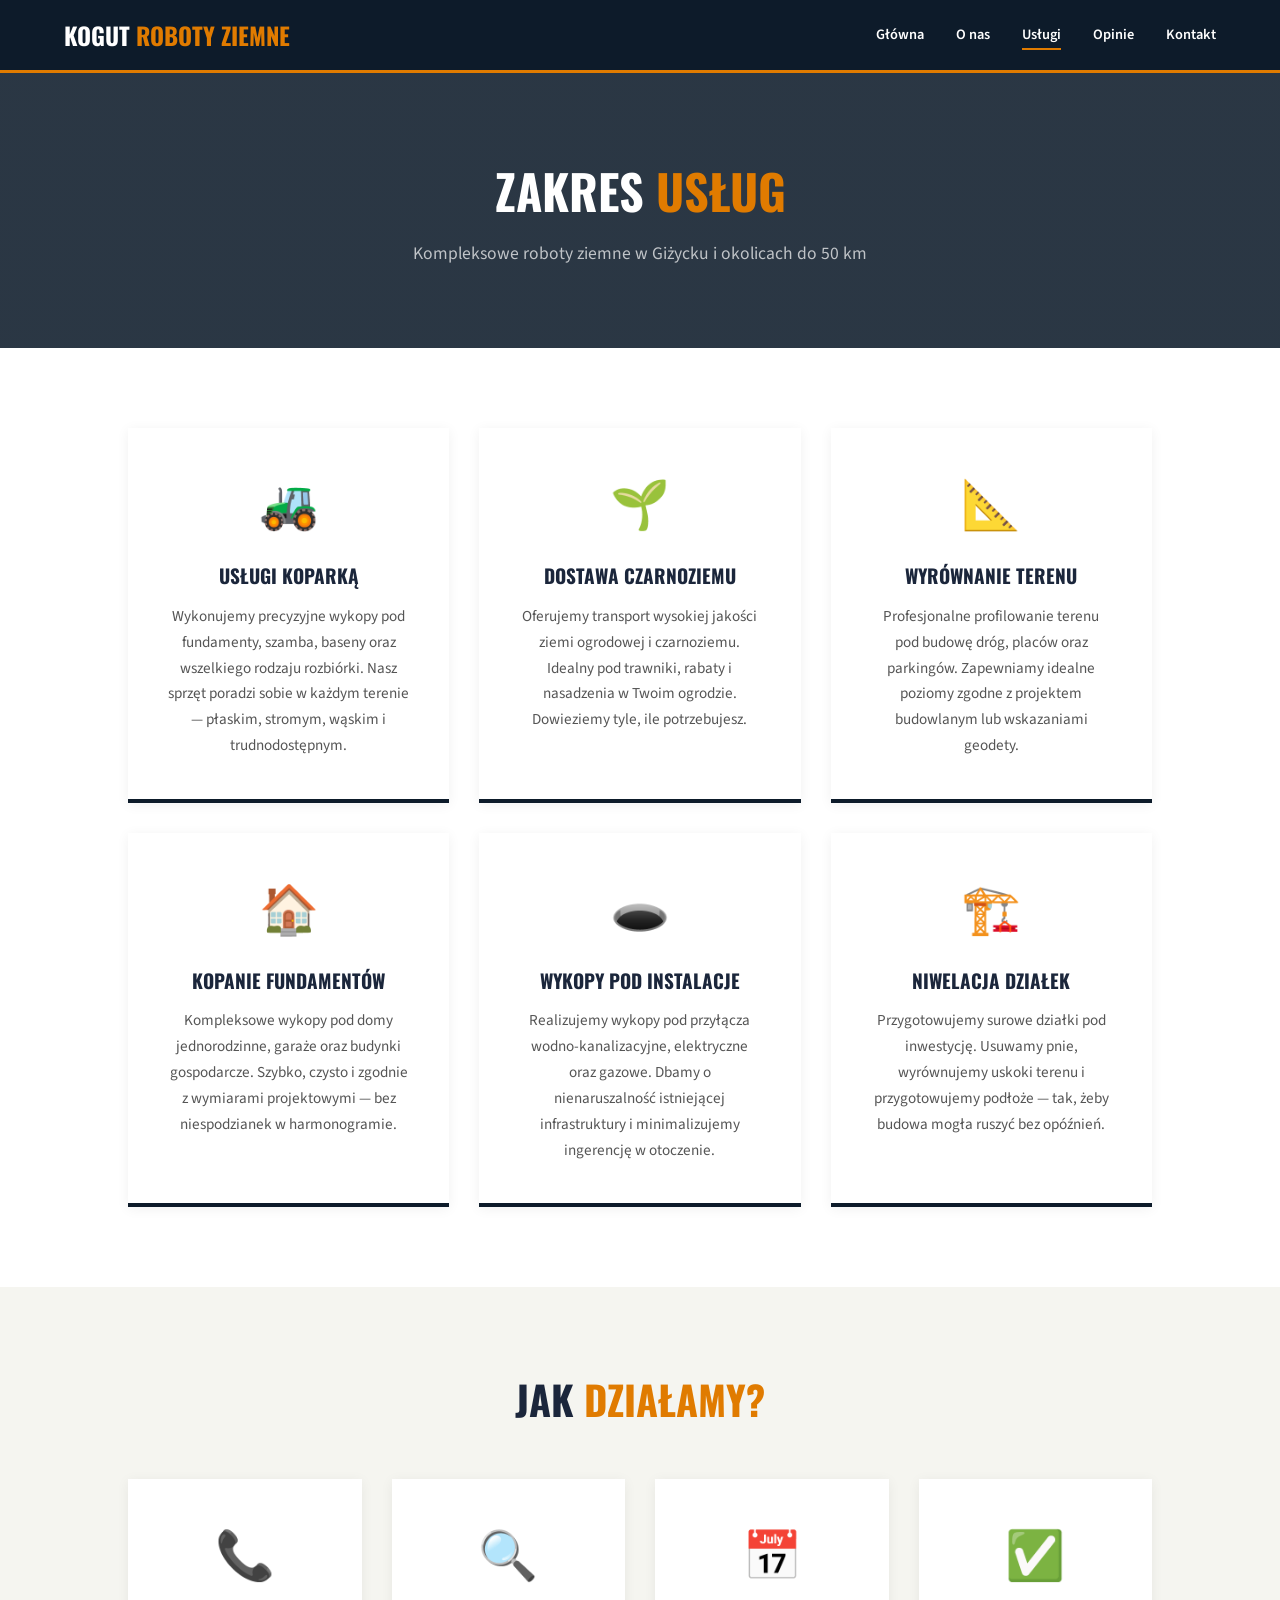
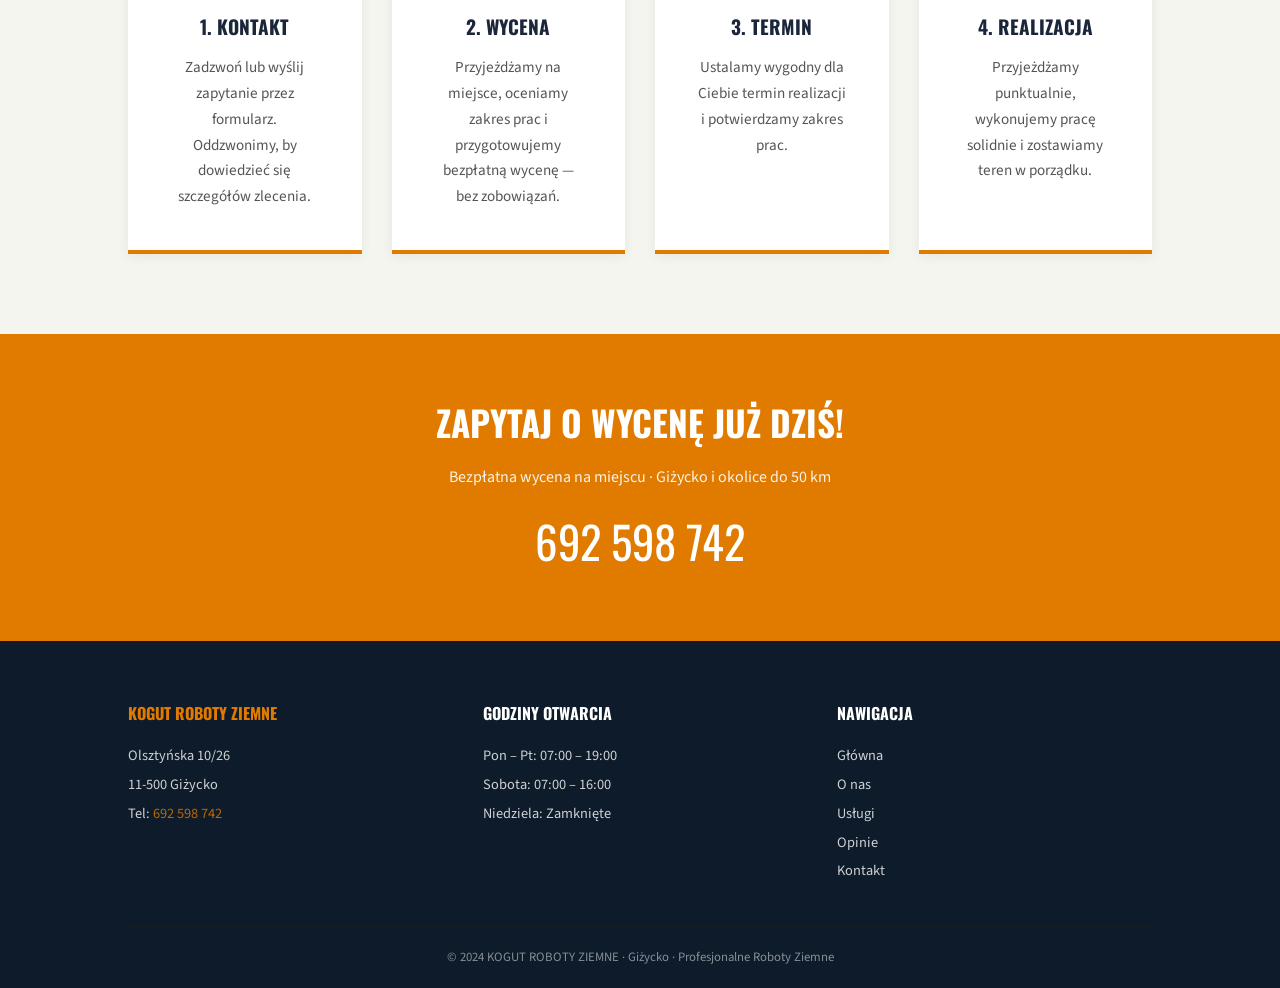
<file: uslugi.html>
<!DOCTYPE html>
<html lang="pl">
<head>
    <meta charset="UTF-8">
    <meta name="viewport" content="width=device-width, initial-scale=1.0">
    <title>Usługi | KOGUT ROBOTY ZIEMNE Giżycko</title>
    <meta name="description" content="Usługi koparką Giżycko: wykopy, fundamenty, czarnoziem, wyrównanie terenu, niwelacja działek. Zadzwoń po bezpłatną wycenę: 692 598 742.">
    <link rel="preconnect" href="https://fonts.googleapis.com">
    <link href="https://fonts.googleapis.com/css2?family=Oswald:wght@500;700&family=Source+Sans+3:wght@400;600&display=swap" rel="stylesheet">
    <link rel="stylesheet" href="style.css">
</head>
<body>

<nav>
    <a href="index.html" class="nav-logo">KOGUT <span>ROBOTY ZIEMNE</span></a>
    <button class="menu-toggle" aria-label="Menu">☰</button>
    <ul class="nav-links">
        <li><a href="index.html">Główna</a></li>
        <li><a href="o-nas.html">O nas</a></li>
        <li><a href="uslugi.html" class="active">Usługi</a></li>
        <li><a href="opinie.html">Opinie</a></li>
        <li><a href="kontakt.html">Kontakt</a></li>
    </ul>
</nav>

<div class="page-header reveal">
    <h1>Zakres <span style="color: var(--orange);">Usług</span></h1>
    <p>Kompleksowe roboty ziemne w Giżycku i okolicach do 50 km</p>
</div>

<section class="reveal">
    <div class="grid">
        <div class="card reveal">
            <span class="card-icon">🚜</span>
            <h3>Usługi Koparką</h3>
            <p>Wykonujemy precyzyjne wykopy pod fundamenty, szamba, baseny oraz wszelkiego rodzaju rozbiórki. Nasz sprzęt poradzi sobie w każdym terenie — płaskim, stromym, wąskim i trudnodostępnym.</p>
        </div>
        <div class="card reveal">
            <span class="card-icon">🌱</span>
            <h3>Dostawa Czarnoziemu</h3>
            <p>Oferujemy transport wysokiej jakości ziemi ogrodowej i czarnoziemu. Idealny pod trawniki, rabaty i nasadzenia w Twoim ogrodzie. Dowieziemy tyle, ile potrzebujesz.</p>
        </div>
        <div class="card reveal">
            <span class="card-icon">📐</span>
            <h3>Wyrównanie Terenu</h3>
            <p>Profesjonalne profilowanie terenu pod budowę dróg, placów oraz parkingów. Zapewniamy idealne poziomy zgodne z projektem budowlanym lub wskazaniami geodety.</p>
        </div>
        <div class="card reveal">
            <span class="card-icon">🏠</span>
            <h3>Kopanie Fundamentów</h3>
            <p>Kompleksowe wykopy pod domy jednorodzinne, garaże oraz budynki gospodarcze. Szybko, czysto i zgodnie z wymiarami projektowymi — bez niespodzianek w harmonogramie.</p>
        </div>
        <div class="card reveal">
            <span class="card-icon">🕳️</span>
            <h3>Wykopy Pod Instalacje</h3>
            <p>Realizujemy wykopy pod przyłącza wodno-kanalizacyjne, elektryczne oraz gazowe. Dbamy o nienaruszalność istniejącej infrastruktury i minimalizujemy ingerencję w otoczenie.</p>
        </div>
        <div class="card reveal">
            <span class="card-icon">🏗️</span>
            <h3>Niwelacja Działek</h3>
            <p>Przygotowujemy surowe działki pod inwestycję. Usuwamy pnie, wyrównujemy uskoki terenu i przygotowujemy podłoże — tak, żeby budowa mogła ruszyć bez opóźnień.</p>
        </div>
    </div>
</section>

<section class="bg-off-white reveal">
    <h2 class="section-title">Jak <span>Działamy?</span></h2>
    <div class="grid" style="grid-template-columns: repeat(auto-fit, minmax(220px, 1fr));">
        <div class="card reveal" style="border-bottom-color: var(--orange);">
            <span class="card-icon">📞</span>
            <h3>1. Kontakt</h3>
            <p>Zadzwoń lub wyślij zapytanie przez formularz. Oddzwonimy, by dowiedzieć się szczegółów zlecenia.</p>
        </div>
        <div class="card reveal" style="border-bottom-color: var(--orange);">
            <span class="card-icon">🔍</span>
            <h3>2. Wycena</h3>
            <p>Przyjeżdżamy na miejsce, oceniamy zakres prac i przygotowujemy bezpłatną wycenę — bez zobowiązań.</p>
        </div>
        <div class="card reveal" style="border-bottom-color: var(--orange);">
            <span class="card-icon">📅</span>
            <h3>3. Termin</h3>
            <p>Ustalamy wygodny dla Ciebie termin realizacji i potwierdzamy zakres prac.</p>
        </div>
        <div class="card reveal" style="border-bottom-color: var(--orange);">
            <span class="card-icon">✅</span>
            <h3>4. Realizacja</h3>
            <p>Przyjeżdżamy punktualnie, wykonujemy pracę solidnie i zostawiamy teren w porządku.</p>
        </div>
    </div>
</section>

<div class="cta-strip reveal">
    <h2>Zapytaj O Wycenę Już Dziś!</h2>
    <p style="margin-bottom: 15px; opacity: 0.9;">Bezpłatna wycena na miejscu · Giżycko i okolice do 50 km</p>
    <a href="tel:692598742" class="cta-phone">692 598 742</a>
</div>

<footer>
    <div class="footer-grid">
        <div>
            <h3 style="color: var(--orange);">KOGUT ROBOTY ZIEMNE</h3>
            <p>Olsztyńska 10/26<br>11-500 Giżycko</p>
            <p>Tel: <a href="tel:692598742" style="color: var(--orange); text-decoration: none;">692 598 742</a></p>
        </div>
        <div>
            <h3>GODZINY OTWARCIA</h3>
            <p>Pon – Pt: 07:00 – 19:00<br>Sobota: 07:00 – 16:00<br>Niedziela: Zamknięte</p>
        </div>
        <div>
            <h3>NAWIGACJA</h3>
            <p>
                <a href="index.html" style="color: white; text-decoration: none; display: block;">Główna</a>
                <a href="o-nas.html" style="color: white; text-decoration: none; display: block;">O nas</a>
                <a href="uslugi.html" style="color: white; text-decoration: none; display: block;">Usługi</a>
                <a href="opinie.html" style="color: white; text-decoration: none; display: block;">Opinie</a>
                <a href="kontakt.html" style="color: white; text-decoration: none; display: block;">Kontakt</a>
            </p>
        </div>
    </div>
    <div class="footer-bottom">
        &copy; 2024 KOGUT ROBOTY ZIEMNE · Giżycko · Profesjonalne Roboty Ziemne
    </div>
</footer>

<script src="main.js"></script>
</body>
</html>
</file>
<file: style.css>
/* VARIABLES & RESET */
:root {
    --white: #FFFFFF;
    --off-white: #F5F5F0;
    --navy: #0D1B2A;
    --orange: #E07B00;
    --text: #1B263B;
    --transition: all 0.3s ease;
}

* { margin: 0; padding: 0; box-sizing: border-box; }
body { 
    font-family: 'Source Sans 3', sans-serif; 
    line-height: 1.6; 
    color: var(--text); 
    background: var(--white);
    overflow-x: hidden;
}

h1, h2, h3, .nav-logo { font-family: 'Oswald', sans-serif; text-transform: uppercase; font-weight: 700; }

/* NAVIGATION */
nav {
    background: var(--navy);
    padding: 1rem 5%;
    display: flex;
    justify-content: space-between;
    align-items: center;
    position: sticky;
    top: 0;
    z-index: 1000;
    border-bottom: 3px solid var(--orange);
}

.nav-logo { color: var(--white); font-size: 1.5rem; text-decoration: none; }
.nav-logo span { color: var(--orange); }

.nav-links { display: flex; list-style: none; gap: 2rem; }
.nav-links a { 
    color: var(--white); 
    text-decoration: none; 
    font-weight: 600; 
    font-size: 0.9rem;
    position: relative;
    padding-bottom: 5px;
}

.nav-links a::after {
    content: '';
    position: absolute;
    width: 0; height: 2px;
    bottom: 0; left: 0;
    background-color: var(--orange);
    transition: var(--transition);
}

.nav-links a:hover::after, .nav-links a.active::after { width: 100%; }

.menu-toggle { display: none; color: white; font-size: 1.5rem; cursor: pointer; background: none; border: none; }

/* HERO SECTION */
.hero {
    height: 80vh;
    background: linear-gradient(rgba(13, 27, 42, 0.82), rgba(13, 27, 42, 0.82)), 
                url('https://images.unsplash.com/photo-1558618666-fcd25c85cd64?w=1400&q=80') center/cover no-repeat;
    display: flex;
    flex-direction: column;
    justify-content: center;
    align-items: center;
    text-align: center;
    color: var(--white);
    padding: 0 20px;
}

.hero h1 { font-size: 4rem; margin-bottom: 1rem; letter-spacing: 2px; }
.hero p { font-size: 1.2rem; margin-bottom: 2rem; }

.btn-orange {
    background: var(--orange);
    color: white;
    padding: 1rem 2rem;
    text-decoration: none;
    font-weight: bold;
    font-family: 'Oswald', sans-serif;
    border-radius: 2px;
    transition: var(--transition);
    display: inline-block;
    text-transform: uppercase;
    letter-spacing: 1px;
}
.btn-orange:hover { transform: translateY(-3px); box-shadow: 0 10px 20px rgba(0,0,0,0.3); }

/* SECTIONS */
section { padding: 80px 10%; }
.bg-off-white { background: var(--off-white); }
.bg-navy { background: var(--navy); color: var(--white); }
.section-title { text-align: center; font-size: 2.5rem; margin-bottom: 3rem; }
.section-title span { color: var(--orange); }

/* GRID SYSTEMS */
.grid { display: grid; grid-template-columns: repeat(auto-fit, minmax(300px, 1fr)); gap: 30px; }

/* SERVICE CARDS */
.card {
    background: var(--white);
    padding: 40px;
    border-bottom: 4px solid var(--navy);
    transition: var(--transition);
    text-align: center;
    box-shadow: 0 2px 12px rgba(0,0,0,0.06);
}
.card:hover { transform: scale(1.03); border-color: var(--orange); box-shadow: 0 8px 30px rgba(0,0,0,0.12); }
.card-icon { font-size: 3rem; margin-bottom: 1rem; display: block; }
.card h3 { margin-bottom: 12px; font-size: 1.2rem; }
.card p { font-size: 0.95rem; color: #555; line-height: 1.7; }

/* STATS */
.stat-box { text-align: center; padding: 30px 20px; }
.stat-number { display: block; font-size: 3.5rem; font-family: 'Oswald', sans-serif; color: var(--orange); line-height: 1; margin-bottom: 8px; }
.stat-text { font-weight: 600; text-transform: uppercase; letter-spacing: 1px; font-size: 0.85rem; opacity: 0.8; }

/* REVIEWS */
.review-card {
    background: var(--off-white);
    padding: 30px;
    border-left: 5px solid var(--orange);
    transition: var(--transition);
}
.review-card:hover { transform: translateY(-4px); box-shadow: 0 8px 24px rgba(0,0,0,0.1); }
.stars { color: var(--orange); margin-bottom: 10px; font-size: 1.1rem; }
.review-card p { font-style: italic; line-height: 1.7; }
.review-card strong { display: block; margin-top: 15px; color: var(--navy); }

/* CTA STRIP */
.cta-strip { background: var(--orange); color: white; text-align: center; padding: 60px 20px; }
.cta-strip h2 { font-size: 2.2rem; margin-bottom: 15px; }
.cta-phone { font-size: 2.8rem; font-family: 'Oswald', sans-serif; display: block; text-decoration: none; color: white; transition: var(--transition); }
.cta-phone:hover { opacity: 0.85; transform: scale(1.03); }

/* FOOTER */
footer { background: var(--navy); color: white; padding: 60px 10% 20px; border-top: 3px solid var(--orange); }
.footer-grid { display: grid; grid-template-columns: repeat(auto-fit, minmax(200px, 1fr)); gap: 40px; margin-bottom: 40px; }
.footer-grid h3 { margin-bottom: 16px; font-size: 1rem; }
.footer-grid p { font-size: 0.9rem; line-height: 2; opacity: 0.8; }
.footer-bottom { text-align: center; font-size: 0.8rem; opacity: 0.5; border-top: 1px solid #222; padding-top: 20px; }

/* FORMS */
.form-group { margin-bottom: 1.5rem; }
label { display: block; margin-bottom: 6px; font-weight: 600; font-size: 0.9rem; }
input, select, textarea {
    width: 100%; padding: 12px 14px; border: 2px solid #e0e0e0; outline: none; transition: var(--transition);
    font-family: 'Source Sans 3', sans-serif; font-size: 0.95rem; background: #fafafa;
    border-radius: 2px;
}
input:focus, select:focus, textarea:focus { border-color: var(--orange); background: white; }

/* ABOUT PAGE */
.about-text { max-width: 800px; margin: 0 auto; text-align: center; }
.about-text p { font-size: 1.1rem; line-height: 1.9; margin-bottom: 20px; color: #444; }

/* CONTACT TABLE */
.hours-table { width: 100%; border-collapse: collapse; }
.hours-table td { padding: 12px 0; border-bottom: 1px solid #e8e8e8; font-size: 0.95rem; }
.hours-table tr:last-child td { border-bottom: none; color: #aaa; }

/* MAPS */
.map-container { margin-top: 50px; height: 400px; width: 100%; }
.map-container iframe { border: 0; width: 100%; height: 100%; display: block; }

/* REVIEWS PAGE - rating box */
.rating-box { background: var(--navy); color: white; padding: 50px; text-align: center; margin-bottom: 50px; border-bottom: 4px solid var(--orange); }
.rating-big { font-family: 'Oswald', sans-serif; font-size: 4rem; color: var(--orange); line-height: 1; margin-bottom: 8px; }

/* PAGE HEADER */
.page-header {
    background: linear-gradient(rgba(13,27,42,0.88), rgba(13,27,42,0.88)),
                url('https://images.unsplash.com/photo-1504307651254-35680f356dfd?w=1200&q=80') center/cover no-repeat;
    color: white;
    padding: 80px 10%;
    text-align: center;
}
.page-header h1 { font-size: 3rem; margin-bottom: 10px; }
.page-header p { opacity: 0.7; font-size: 1.1rem; }

/* ANIMATIONS */
.reveal { opacity: 0; transform: translateY(30px); transition: all 0.8s ease-out; }
.reveal.active { opacity: 1; transform: translateY(0); }

/* MOBILE */
@media (max-width: 768px) {
    .nav-links { 
        display: none; flex-direction: column; 
        position: absolute; top: 100%; left: 0; 
        width: 100%; background: var(--navy); 
        padding: 20px; gap: 1rem;
    }
    .nav-links.show { display: flex; }
    .hero h1 { font-size: 2.2rem; }
    .hero p { font-size: 1rem; }
    .menu-toggle { display: block; }
    section { padding: 60px 6%; }
    .section-title { font-size: 2rem; }
    .page-header { padding: 60px 6%; }
    .page-header h1 { font-size: 2rem; }
    .stat-number { font-size: 2.5rem; }
    .grid { grid-template-columns: 1fr; }
}
</file>
